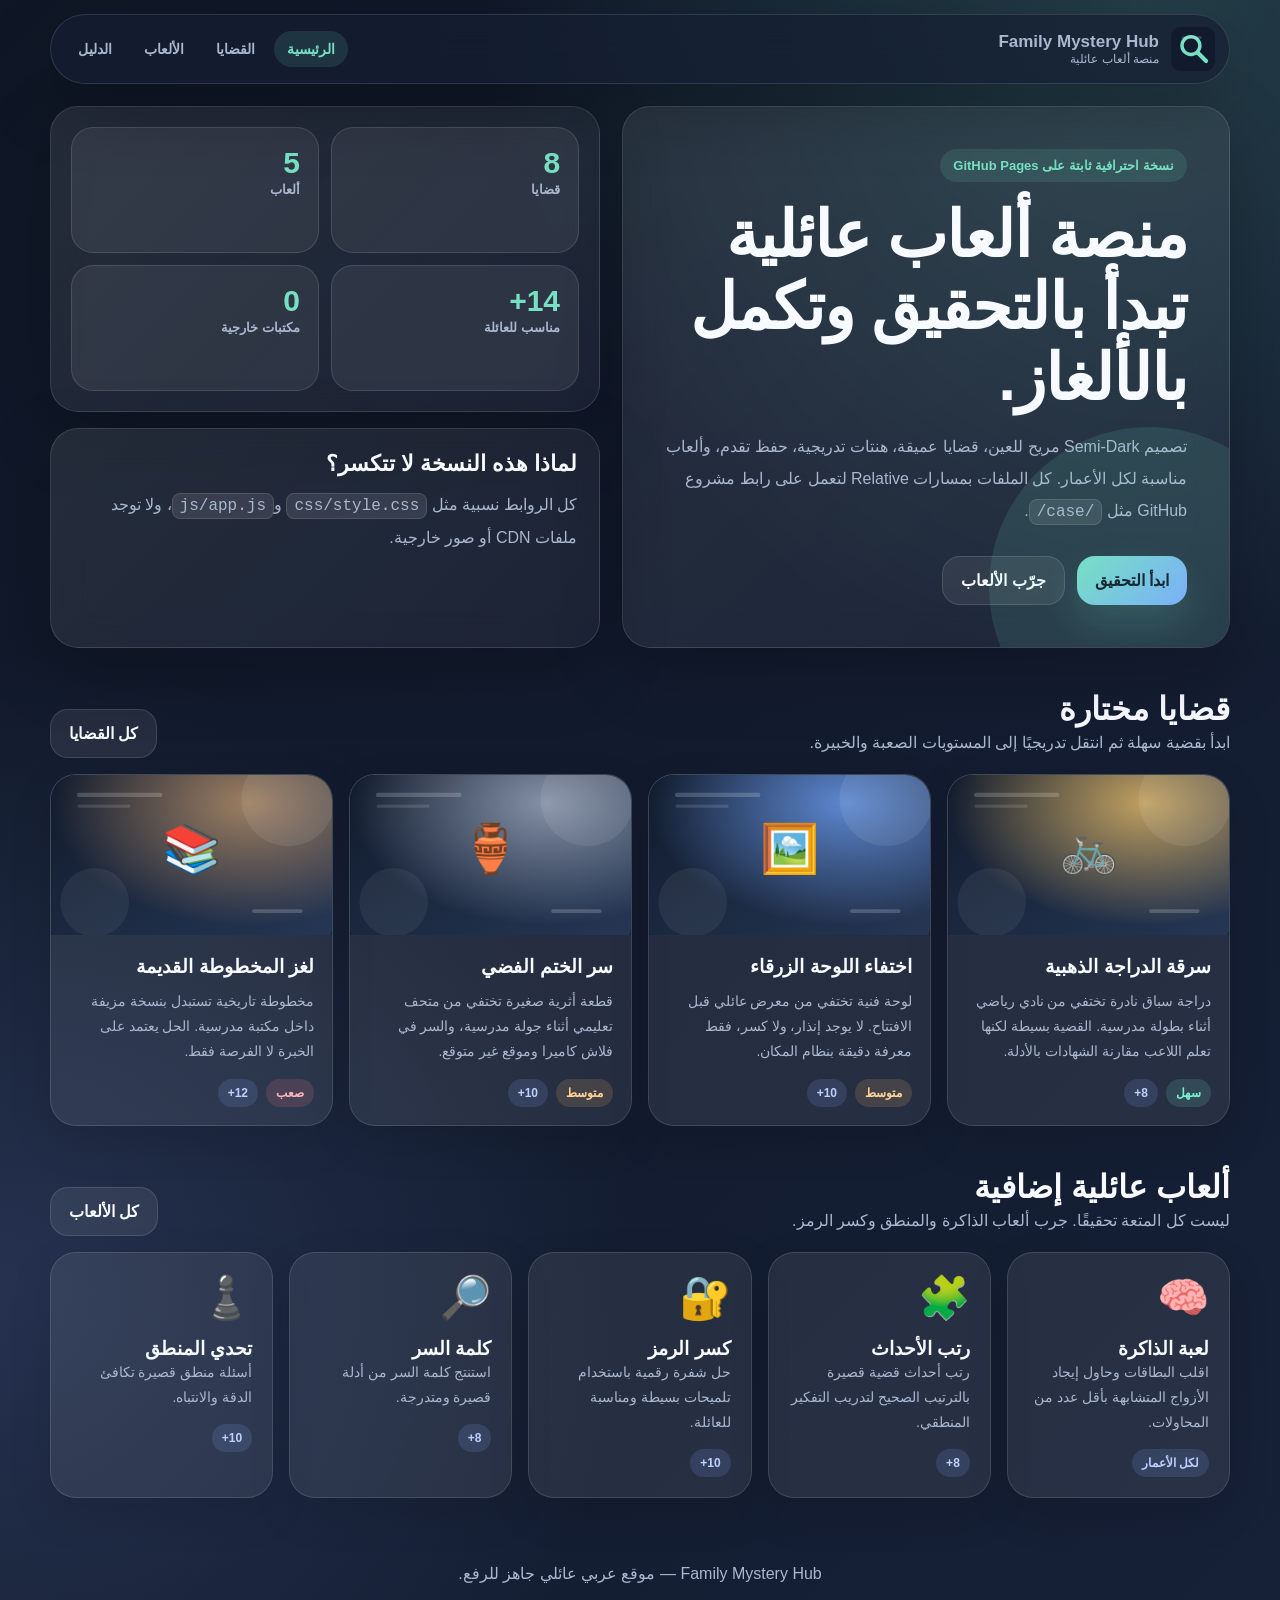
<file: index.html>
<!DOCTYPE html><html lang="ar" dir="rtl"><head><meta charset="UTF-8">
  <meta name="viewport" content="width=device-width, initial-scale=1.0">
  <meta name="description" content="Family Mystery Hub - منصة ألعاب عائلية وتحقيقات عربية.">
  <style>body{font-family:"Segoe UI",Tahoma,Arial,sans-serif;background:#101827;color:#f7fbff}main{display:block}.container{width:min(1180px,calc(100% - 32px));margin:auto}</style>
  <link rel="icon" href="assets/favicon.svg" type="image/svg+xml">
  <link rel="stylesheet" href="css/style.css"><title>Family Mystery Hub | منصة ألعاب عائلية</title></head><body data-page="home">
<nav class="navbar">
  <a class="brand" href="index.html"><img src="assets/favicon.svg" alt="logo"><span><b>Family Mystery Hub</b><span>منصة ألعاب عائلية</span></span></a>
  <button class="mobile-toggle" id="mobileToggle">القائمة</button>
  <div class="navlinks" id="navlinks">
    <a data-nav="home" href="index.html">الرئيسية</a>
    <a data-nav="cases" href="cases.html">القضايا</a>
    <a data-nav="games" href="games.html">الألعاب</a>
    <a data-nav="guide" href="guide.html">الدليل</a>
  </div>
</nav>
<main class="container">
<section class="hero"><div class="hero-card"><span class="eyebrow">نسخة احترافية ثابتة على GitHub Pages</span><h1>منصة ألعاب عائلية تبدأ بالتحقيق وتكمل بالألغاز.</h1><p class="lead">تصميم Semi-Dark مريح للعين، قضايا عميقة، هنتات تدريجية، حفظ تقدم، وألعاب مناسبة لكل الأعمار. كل الملفات بمسارات Relative لتعمل على رابط مشروع GitHub مثل <span class="kbd">/case/</span>.</p><div class="actions"><a class="btn btn-primary" href="cases.html">ابدأ التحقيق</a><a class="btn btn-soft" href="games.html">جرّب الألعاب</a></div></div><aside class="hero-side"><div class="glass stats"><div class="stat"><b>8</b><span>قضايا</span></div><div class="stat"><b>5</b><span>ألعاب</span></div><div class="stat"><b>14+</b><span>مناسب للعائلة</span></div><div class="stat"><b>0</b><span>مكتبات خارجية</span></div></div><div class="glass spotlight"><h3>لماذا هذه النسخة لا تتكسر؟</h3><p class="lead">كل الروابط نسبية مثل <span class="kbd">css/style.css</span> و<span class="kbd">js/app.js</span>، ولا توجد ملفات CDN أو صور خارجية.</p></div></aside></section>
<div class="section-head"><div><h2>قضايا مختارة</h2><p>ابدأ بقضية سهلة ثم انتقل تدريجيًا إلى المستويات الصعبة والخبيرة.</p></div><a class="btn btn-soft" href="cases.html">كل القضايا</a></div><section class="grid case-grid" id="featuredCases"></section>
<div class="section-head"><div><h2>ألعاب عائلية إضافية</h2><p>ليست كل المتعة تحقيقًا. جرب ألعاب الذاكرة والمنطق وكسر الرمز.</p></div><a class="btn btn-soft" href="games.html">كل الألعاب</a></div><section class="grid game-grid" id="featuredGames"></section>
</main><footer class="footer container">Family Mystery Hub — موقع عربي عائلي جاهز للرفع.</footer><div class="toast" id="toast"></div>
<script src="js/data.js"></script>
<script src="js/app.js"></script></body></html>
</file>
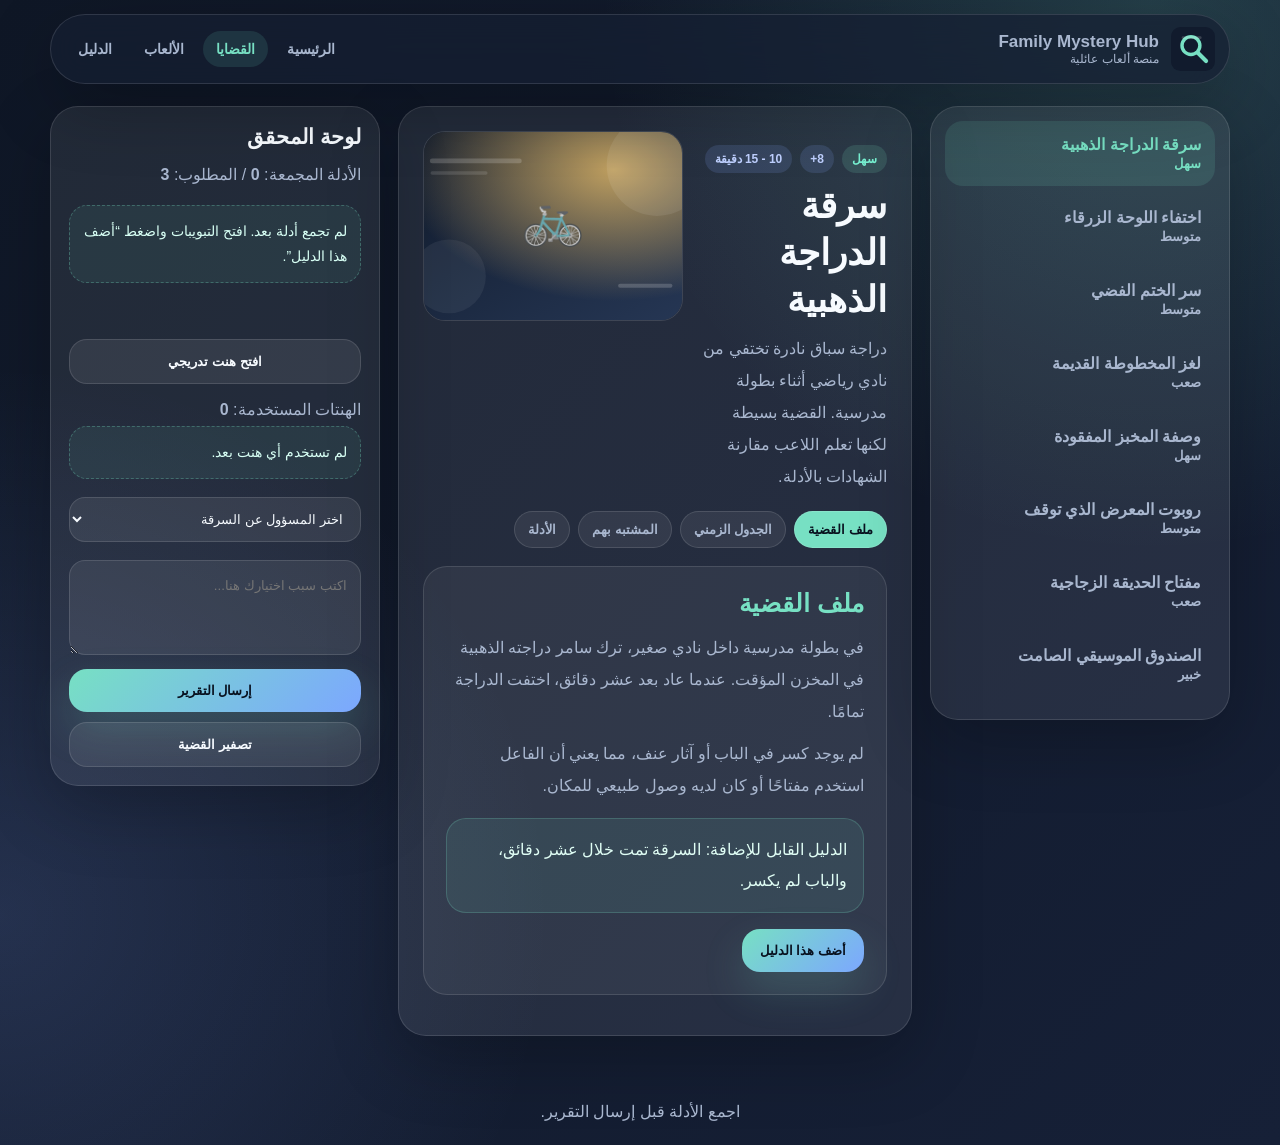
<file: case.html>
<!DOCTYPE html><html lang="ar" dir="rtl"><head><meta charset="UTF-8">
  <meta name="viewport" content="width=device-width, initial-scale=1.0">
  <meta name="description" content="Family Mystery Hub - منصة ألعاب عائلية وتحقيقات عربية.">
  <style>body{font-family:"Segoe UI",Tahoma,Arial,sans-serif;background:#101827;color:#f7fbff}main{display:block}.container{width:min(1180px,calc(100% - 32px));margin:auto}</style>
  <link rel="icon" href="assets/favicon.svg" type="image/svg+xml">
  <link rel="stylesheet" href="css/style.css"><title>القضية | Family Mystery Hub</title></head><body data-page="cases">
<nav class="navbar">
  <a class="brand" href="index.html"><img src="assets/favicon.svg" alt="logo"><span><b>Family Mystery Hub</b><span>منصة ألعاب عائلية</span></span></a>
  <button class="mobile-toggle" id="mobileToggle">القائمة</button>
  <div class="navlinks" id="navlinks">
    <a data-nav="home" href="index.html">الرئيسية</a>
    <a data-nav="cases" href="cases.html">القضايا</a>
    <a data-nav="games" href="games.html">الألعاب</a>
    <a data-nav="guide" href="guide.html">الدليل</a>
  </div>
</nav><main class="container"><section class="case-layout"><aside class="case-nav" id="caseNav"></aside><article class="case-reader"><div class="case-hero"><div><div id="caseMeta" class="tags"></div><h1 id="caseTitle">القضية</h1><p class="lead" id="caseSummary"></p></div><img id="caseCover" src="assets/covers/golden-bike.svg" alt="cover"></div><div class="tabs" id="tabs"></div><div id="caseContent"></div></article><aside class="solve-panel"><h3>لوحة المحقق</h3><p class="lead">الأدلة المجمعة: <b id="evidenceCount">0</b> / المطلوب: <b id="minEvidence">3</b></p><div class="board" id="board"></div><button class="btn btn-soft" id="hintBtn" style="width:100%">افتح هنت تدريجي</button><p class="lead" style="margin-top:10px">الهنتات المستخدمة: <b id="hintCount">0</b></p><div class="hint-box show" id="hintBox"></div><select id="answerSelect"></select><textarea id="notes" placeholder="اكتب سبب اختيارك هنا..."></textarea><button class="btn btn-primary" id="solveBtn" style="width:100%">إرسال التقرير</button><button class="btn btn-soft" id="resetCase" style="width:100%;margin-top:10px">تصفير القضية</button><div class="result" id="result"></div></aside></section></main><footer class="footer container">اجمع الأدلة قبل إرسال التقرير.</footer><div class="toast" id="toast"></div>
<script src="js/data.js"></script>
<script src="js/app.js"></script></body></html>
</file>
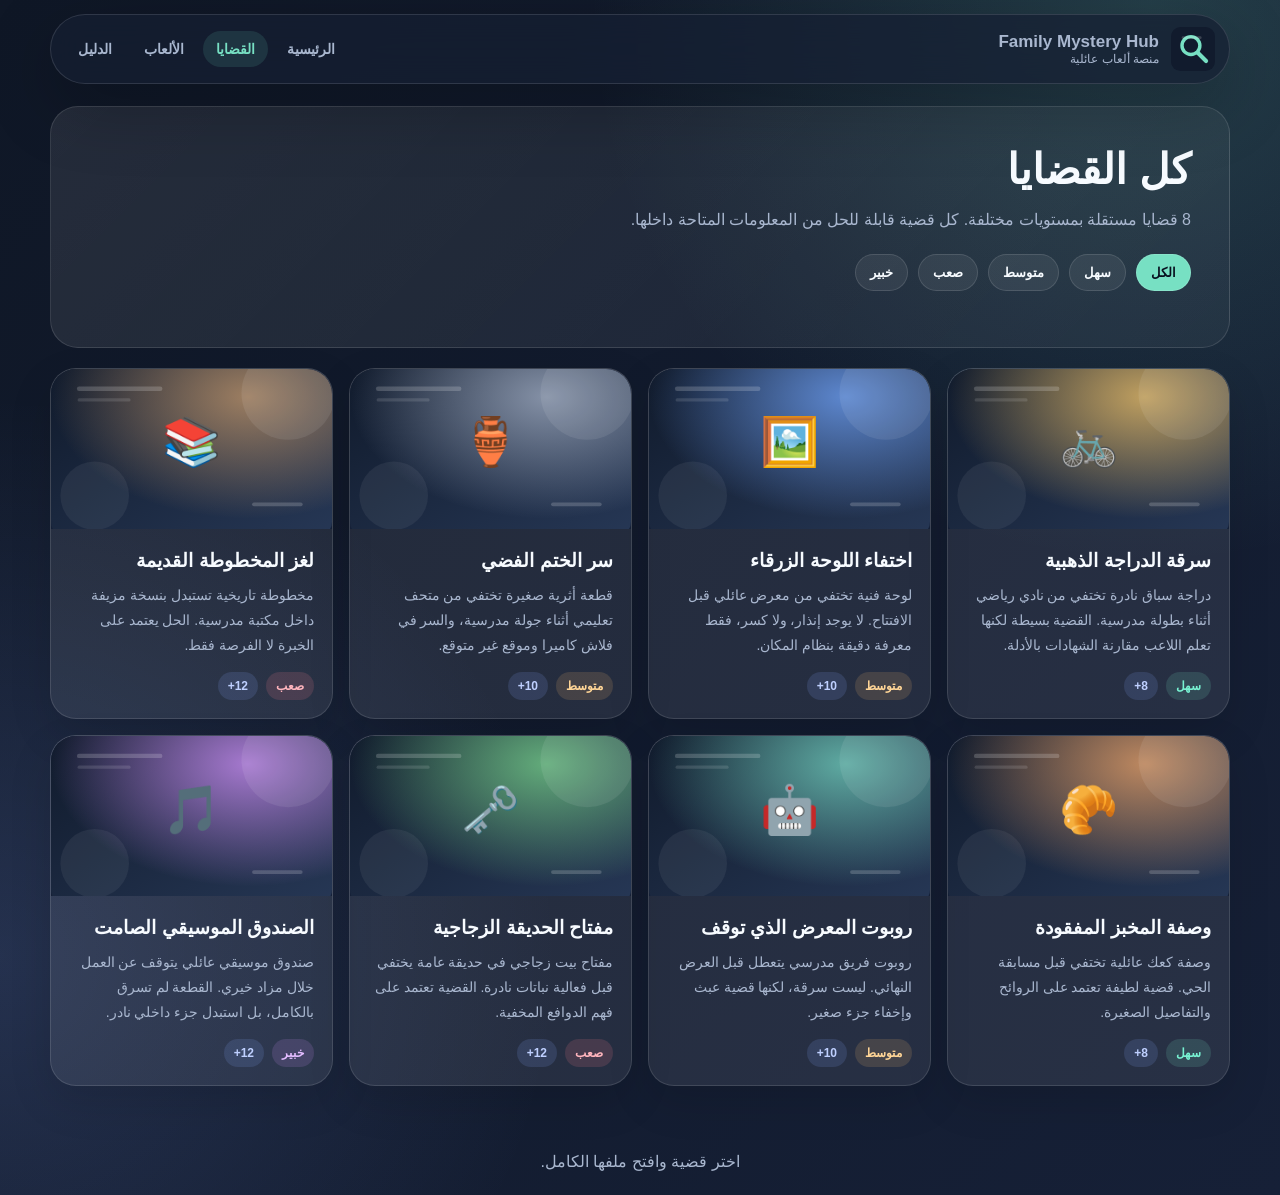
<file: cases.html>
<!DOCTYPE html><html lang="ar" dir="rtl"><head><meta charset="UTF-8">
  <meta name="viewport" content="width=device-width, initial-scale=1.0">
  <meta name="description" content="Family Mystery Hub - منصة ألعاب عائلية وتحقيقات عربية.">
  <style>body{font-family:"Segoe UI",Tahoma,Arial,sans-serif;background:#101827;color:#f7fbff}main{display:block}.container{width:min(1180px,calc(100% - 32px));margin:auto}</style>
  <link rel="icon" href="assets/favicon.svg" type="image/svg+xml">
  <link rel="stylesheet" href="css/style.css"><title>القضايا | Family Mystery Hub</title></head><body data-page="cases">
<nav class="navbar">
  <a class="brand" href="index.html"><img src="assets/favicon.svg" alt="logo"><span><b>Family Mystery Hub</b><span>منصة ألعاب عائلية</span></span></a>
  <button class="mobile-toggle" id="mobileToggle">القائمة</button>
  <div class="navlinks" id="navlinks">
    <a data-nav="home" href="index.html">الرئيسية</a>
    <a data-nav="cases" href="cases.html">القضايا</a>
    <a data-nav="games" href="games.html">الألعاب</a>
    <a data-nav="guide" href="guide.html">الدليل</a>
  </div>
</nav><main class="container"><section class="page-title"><h1>كل القضايا</h1><p class="lead">8 قضايا مستقلة بمستويات مختلفة. كل قضية قابلة للحل من المعلومات المتاحة داخلها.</p><div class="filters"><button class="filter active" data-filter="all">الكل</button><button class="filter" data-filter="سهل">سهل</button><button class="filter" data-filter="متوسط">متوسط</button><button class="filter" data-filter="صعب">صعب</button><button class="filter" data-filter="خبير">خبير</button></div></section><section class="grid case-grid" id="casesGrid"></section></main><footer class="footer container">اختر قضية وافتح ملفها الكامل.</footer><div class="toast" id="toast"></div>
<script src="js/data.js"></script>
<script src="js/app.js"></script></body></html>
</file>
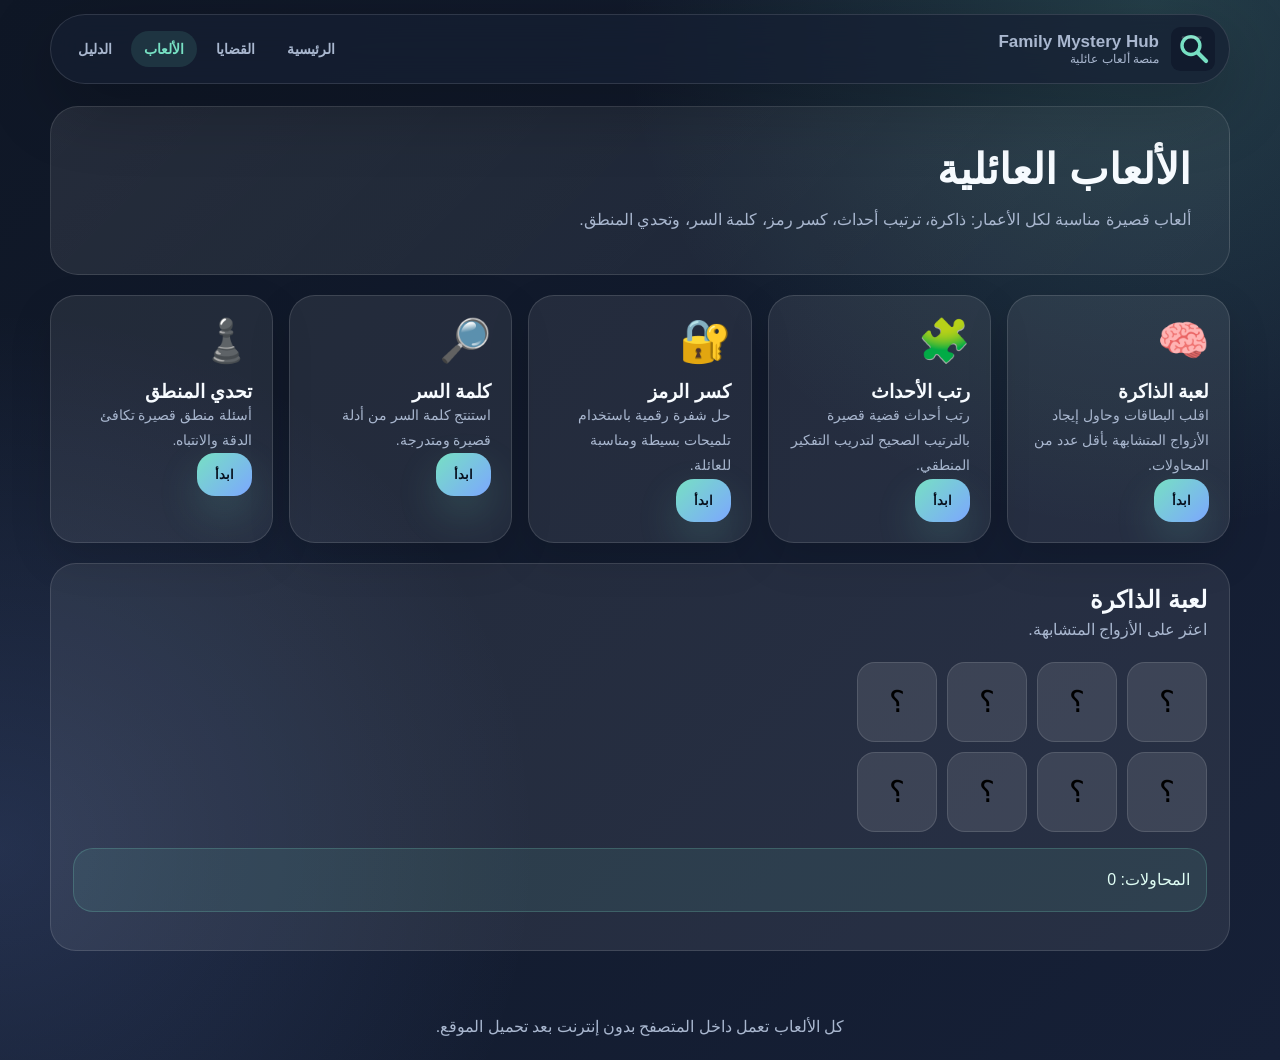
<file: games.html>
<!DOCTYPE html><html lang="ar" dir="rtl"><head><meta charset="UTF-8">
  <meta name="viewport" content="width=device-width, initial-scale=1.0">
  <meta name="description" content="Family Mystery Hub - منصة ألعاب عائلية وتحقيقات عربية.">
  <style>body{font-family:"Segoe UI",Tahoma,Arial,sans-serif;background:#101827;color:#f7fbff}main{display:block}.container{width:min(1180px,calc(100% - 32px));margin:auto}</style>
  <link rel="icon" href="assets/favicon.svg" type="image/svg+xml">
  <link rel="stylesheet" href="css/style.css"><title>الألعاب | Family Mystery Hub</title></head><body data-page="games">
<nav class="navbar">
  <a class="brand" href="index.html"><img src="assets/favicon.svg" alt="logo"><span><b>Family Mystery Hub</b><span>منصة ألعاب عائلية</span></span></a>
  <button class="mobile-toggle" id="mobileToggle">القائمة</button>
  <div class="navlinks" id="navlinks">
    <a data-nav="home" href="index.html">الرئيسية</a>
    <a data-nav="cases" href="cases.html">القضايا</a>
    <a data-nav="games" href="games.html">الألعاب</a>
    <a data-nav="guide" href="guide.html">الدليل</a>
  </div>
</nav><main class="container"><section class="page-title"><h1>الألعاب العائلية</h1><p class="lead">ألعاب قصيرة مناسبة لكل الأعمار: ذاكرة، ترتيب أحداث، كسر رمز، كلمة السر، وتحدي المنطق.</p></section><section class="grid game-grid" id="gamesGrid"></section><section class="game-area" id="gameArea"></section></main><footer class="footer container">كل الألعاب تعمل داخل المتصفح بدون إنترنت بعد تحميل الموقع.</footer><div class="toast" id="toast"></div>
<script src="js/data.js"></script>
<script src="js/app.js"></script></body></html>
</file>
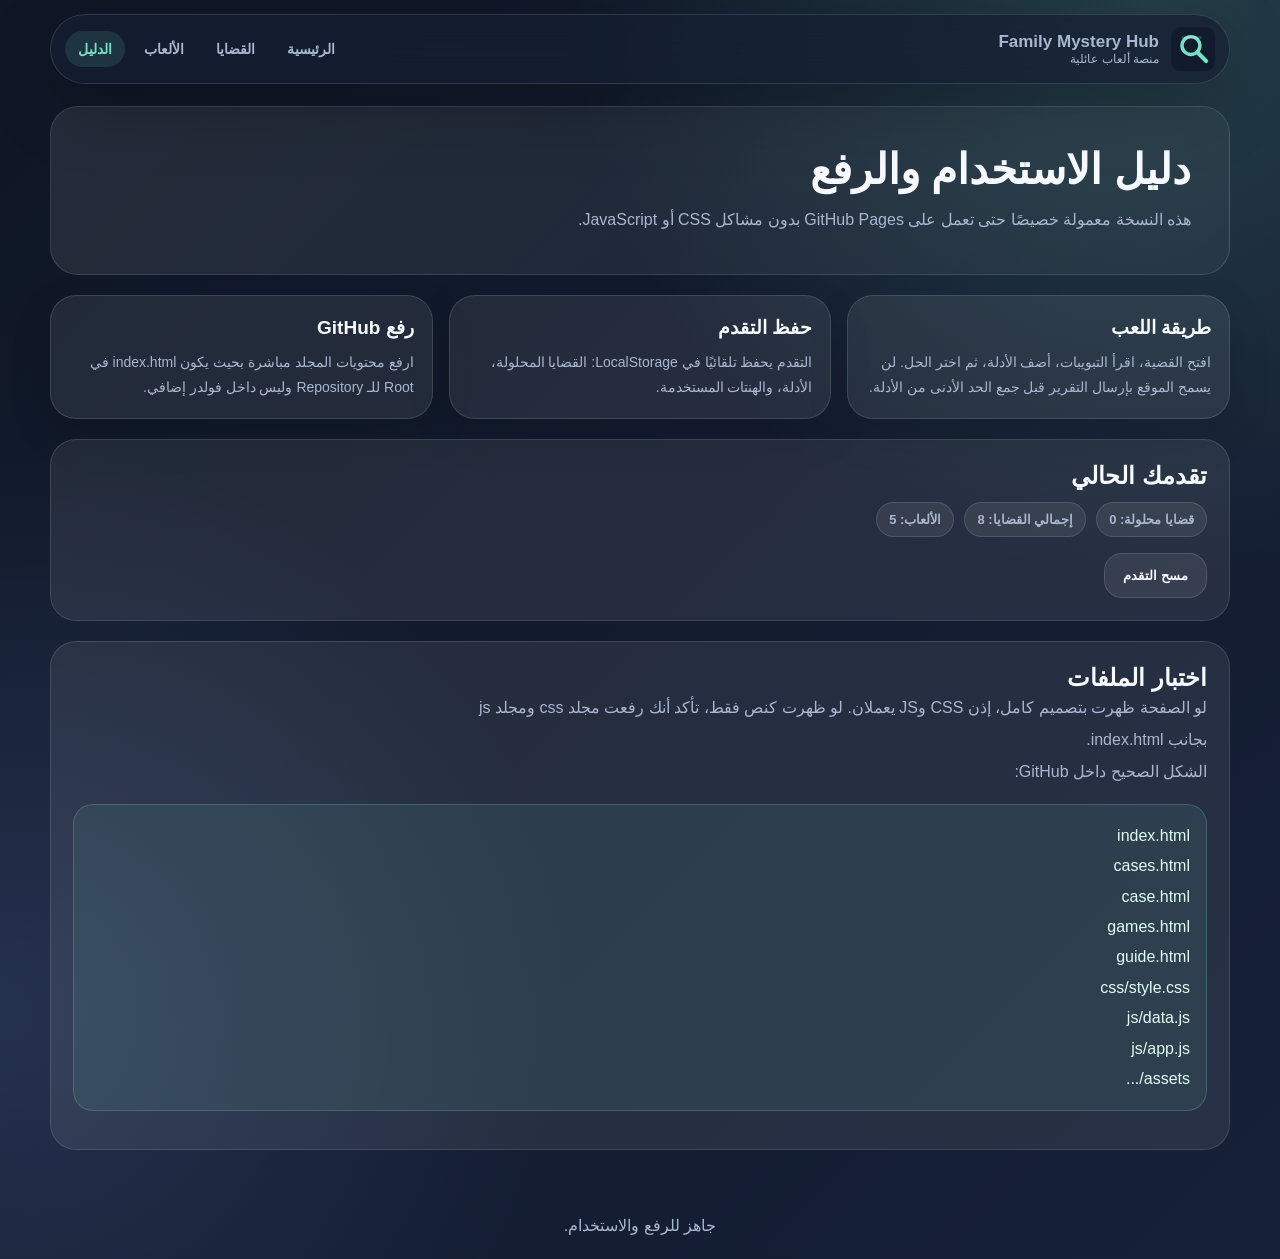
<file: guide.html>
<!DOCTYPE html><html lang="ar" dir="rtl"><head><meta charset="UTF-8">
  <meta name="viewport" content="width=device-width, initial-scale=1.0">
  <meta name="description" content="Family Mystery Hub - منصة ألعاب عائلية وتحقيقات عربية.">
  <style>body{font-family:"Segoe UI",Tahoma,Arial,sans-serif;background:#101827;color:#f7fbff}main{display:block}.container{width:min(1180px,calc(100% - 32px));margin:auto}</style>
  <link rel="icon" href="assets/favicon.svg" type="image/svg+xml">
  <link rel="stylesheet" href="css/style.css"><title>الدليل | Family Mystery Hub</title></head><body data-page="guide">
<nav class="navbar">
  <a class="brand" href="index.html"><img src="assets/favicon.svg" alt="logo"><span><b>Family Mystery Hub</b><span>منصة ألعاب عائلية</span></span></a>
  <button class="mobile-toggle" id="mobileToggle">القائمة</button>
  <div class="navlinks" id="navlinks">
    <a data-nav="home" href="index.html">الرئيسية</a>
    <a data-nav="cases" href="cases.html">القضايا</a>
    <a data-nav="games" href="games.html">الألعاب</a>
    <a data-nav="guide" href="guide.html">الدليل</a>
  </div>
</nav><main class="container"><section class="page-title"><h1>دليل الاستخدام والرفع</h1><p class="lead">هذه النسخة معمولة خصيصًا حتى تعمل على GitHub Pages بدون مشاكل CSS أو JavaScript.</p></section><section class="grid" style="grid-template-columns:repeat(3,minmax(0,1fr))"><div class="info-card case-content"><h3>طريقة اللعب</h3><p>افتح القضية، اقرأ التبويبات، أضف الأدلة، ثم اختر الحل. لن يسمح الموقع بإرسال التقرير قبل جمع الحد الأدنى من الأدلة.</p></div><div class="info-card case-content"><h3>حفظ التقدم</h3><p>التقدم يحفظ تلقائيًا في LocalStorage: القضايا المحلولة، الأدلة، والهنتات المستخدمة.</p></div><div class="info-card case-content"><h3>رفع GitHub</h3><p>ارفع محتويات المجلد مباشرة بحيث يكون index.html في Root للـ Repository وليس داخل فولدر إضافي.</p></div></section><section class="game-area"><h2>تقدمك الحالي</h2><div class="progress-row" id="progressSummary"></div><button class="btn btn-soft" id="clearProgress" style="margin-top:16px">مسح التقدم</button></section><section class="game-area"><h2>اختبار الملفات</h2><p class="lead">لو الصفحة ظهرت بتصميم كامل، إذن CSS وJS يعملان. لو ظهرت كنص فقط، تأكد أنك رفعت مجلد css ومجلد js بجانب index.html.</p><p class="lead">الشكل الصحيح داخل GitHub:</p><div class="quote">index.html<br>cases.html<br>case.html<br>games.html<br>guide.html<br>css/style.css<br>js/data.js<br>js/app.js<br>assets/...</div></section></main><footer class="footer container">جاهز للرفع والاستخدام.</footer><div class="toast" id="toast"></div>
<script src="js/data.js"></script>
<script src="js/app.js"></script></body></html>
</file>
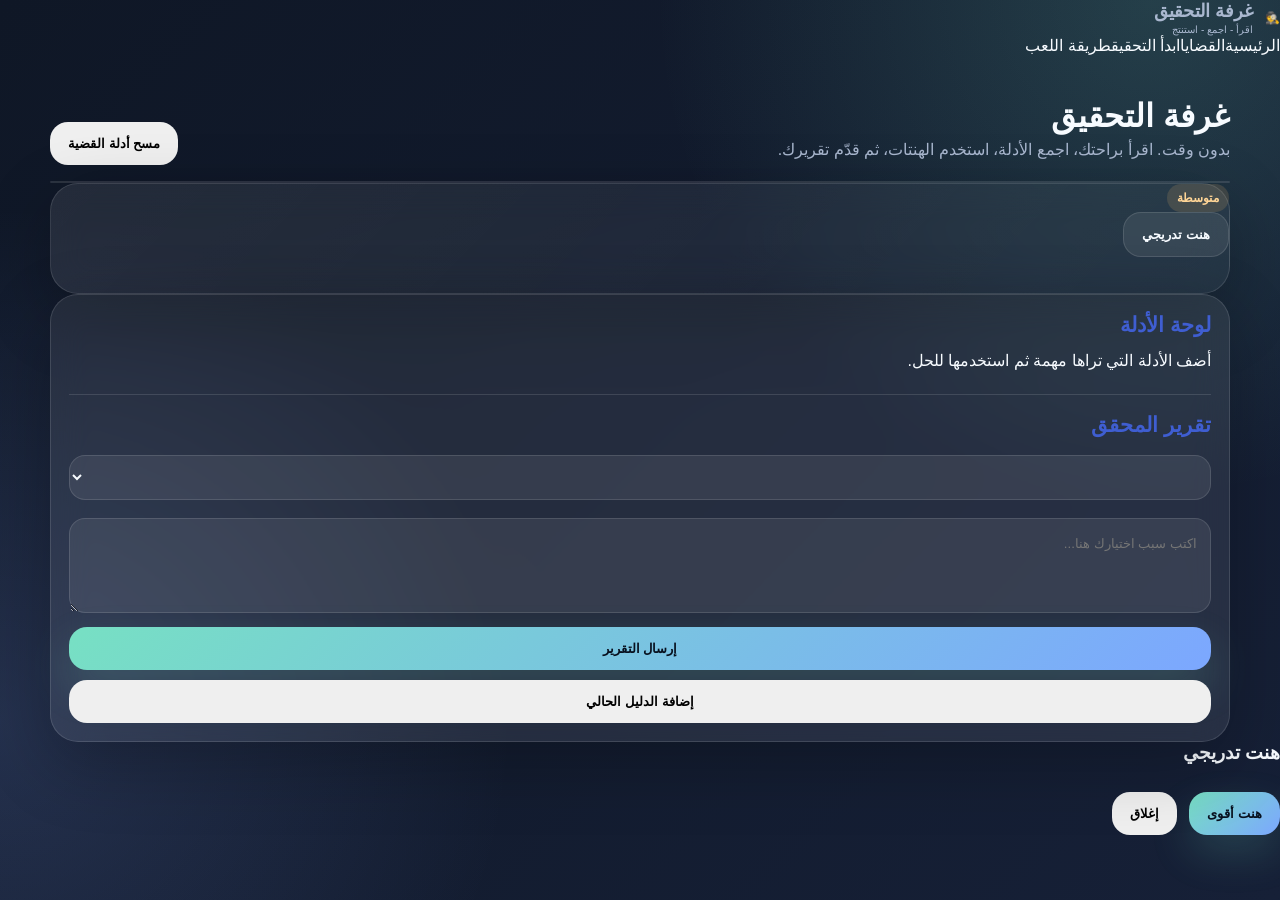
<file: play.html>
<!DOCTYPE html>
<html lang="ar" dir="rtl">
<head>
  <meta charset="UTF-8"><meta name="viewport" content="width=device-width, initial-scale=1.0">
  <title>غرفة التحقيق | ملفات التحري العائلية</title><link rel="stylesheet" href="css/style.css">
</head>
<body>
  <nav class="nav"><a class="brand" href="index.html"><span class="brand-icon">🕵️</span><span><h1>غرفة التحقيق</h1><small>اقرأ - اجمع - استنتج</small></span></a><div class="nav-links"><a href="index.html">الرئيسية</a><a href="cases.html">القضايا</a><a class="active" href="play.html">ابدأ التحقيق</a><a href="guide.html">طريقة اللعب</a></div></nav>
  <main class="container">
    <div class="section-head"><div><h2>غرفة التحقيق</h2><p class="muted">بدون وقت. اقرأ براحتك، اجمع الأدلة، استخدم الهنتات، ثم قدّم تقريرك.</p></div><button class="btn btn-white" onclick="clearBoard()">مسح أدلة القضية</button></div>
    <section class="play-layout">
      <aside class="panel side-menu" id="caseMenu"></aside>
      <section class="panel reader">
        <div class="case-top"><div><span id="caseBadge" class="tag medium">متوسطة</span><h2 id="caseTitle"></h2><p class="muted" id="caseSummary"></p></div><button class="btn btn-soft" onclick="openHint()">هنت تدريجي</button></div>
        <div class="tabs" id="tabs"></div><div id="readerContent"></div>
      </section>
      <aside class="panel solve-panel">
        <h3 style="color:#3f5ed1;margin-bottom:10px">لوحة الأدلة</h3><p class="muted" style="line-height:1.8;margin-bottom:14px">أضف الأدلة التي تراها مهمة ثم استخدمها للحل.</p>
        <div id="board"></div>
        <hr style="border:0;border-top:1px solid var(--line);margin:18px 0">
        <h3 style="color:#3f5ed1;margin-bottom:10px">تقرير المحقق</h3>
        <select id="answerSelect"></select><textarea id="detectiveNotes" placeholder="اكتب سبب اختيارك هنا..."></textarea>
        <button class="btn btn-primary" style="width:100%" onclick="solveCase()">إرسال التقرير</button>
        <button class="btn btn-white" style="width:100%;margin-top:10px" onclick="addCurrentEvidence()">إضافة الدليل الحالي</button>
        <div class="result" id="result"></div>
      </aside>
    </section>
  </main>
  <div class="modal" id="hintModal" onclick="closeHint(event)"><div class="modal-card card"><h3>هنت تدريجي</h3><p id="hintText"></p><div class="actions"><button class="btn btn-primary" onclick="nextHint(event)">هنت أقوى</button><button class="btn btn-white" onclick="closeHint()">إغلاق</button></div></div></div>
  <div class="toast" id="toast"></div>
  <script src="data/cases.js"></script><script src="js/app.js"></script>
</body>
</html>
</file>
<file: css/style.css>
:root{
  --bg:#0f1726;--bg2:#162037;--panel:#1b2740;--panel2:#22304d;--card:#f7f8fc;--card2:#eef3fb;--text:#f7fbff;--ink:#152136;--muted:#a9b7cf;--muted2:#607089;--line:rgba(255,255,255,.12);--line2:#dbe4f2;--primary:#77e0c3;--blue:#88a8ff;--orange:#f4bc6d;--red:#ff7d8c;--shadow:0 22px 70px rgba(0,0,0,.24);--radius:28px;--radius2:20px;--container:1180px
}
*{box-sizing:border-box;margin:0;padding:0}html{scroll-behavior:smooth}body{min-height:100vh;font-family:"Segoe UI",Tahoma,Arial,sans-serif;color:var(--text);background:radial-gradient(circle at 90% 0,rgba(119,224,195,.18),transparent 34%),radial-gradient(circle at 0 80%,rgba(136,168,255,.16),transparent 35%),linear-gradient(135deg,var(--bg),var(--bg2));overflow-x:hidden}body.light-page{background:linear-gradient(135deg,#eef4ff,#f7fbff);color:var(--ink)}a{text-decoration:none;color:inherit}button,input,select,textarea{font-family:inherit}.container{width:min(var(--container),calc(100% - 32px));margin:auto}.navbar{position:sticky;top:14px;z-index:30;margin:14px auto 22px;width:min(var(--container),calc(100% - 32px));display:flex;align-items:center;justify-content:space-between;gap:16px;padding:12px 14px;border:1px solid var(--line);background:rgba(21,31,51,.72);backdrop-filter:blur(18px);border-radius:999px;box-shadow:var(--shadow)}body.light-page .navbar{background:rgba(255,255,255,.78);border-color:rgba(120,140,180,.2)}.brand{display:flex;align-items:center;gap:12px}.brand img{width:44px;height:44px}.brand b{display:block;font-size:17px}.brand span{display:block;color:var(--muted);font-size:12px}.navlinks{display:flex;align-items:center;gap:6px;flex-wrap:wrap}.navlinks a{padding:10px 13px;border-radius:999px;color:var(--muted);font-weight:800;font-size:14px}.navlinks a:hover,.navlinks a.active{background:rgba(119,224,195,.12);color:var(--primary)}.mobile-toggle{display:none;border:0;background:rgba(255,255,255,.09);color:var(--text);padding:10px 12px;border-radius:14px}.hero{display:grid;grid-template-columns:1.05fr .95fr;gap:22px;align-items:stretch}.hero-card,.glass,.panel{background:linear-gradient(135deg,rgba(255,255,255,.09),rgba(255,255,255,.045));border:1px solid var(--line);border-radius:var(--radius);box-shadow:var(--shadow);backdrop-filter:blur(18px)}.hero-card{padding:42px;position:relative;overflow:hidden}.hero-card:before{content:"";position:absolute;inset:auto -80px -100px auto;width:320px;height:320px;border-radius:50%;background:rgba(119,224,195,.12)}.eyebrow{display:inline-flex;gap:8px;align-items:center;padding:9px 13px;border-radius:999px;background:rgba(119,224,195,.12);color:var(--primary);font-weight:900;font-size:13px;margin-bottom:18px}.hero h1{font-size:clamp(34px,6vw,64px);line-height:1.12;margin-bottom:16px;letter-spacing:-1px}.lead{color:var(--muted);line-height:2;font-size:16px;max-width:760px}.actions{display:flex;gap:12px;flex-wrap:wrap;margin-top:28px}.btn{border:0;cursor:pointer;border-radius:18px;padding:14px 18px;font-weight:900;transition:.2s ease;display:inline-flex;align-items:center;justify-content:center;gap:8px}.btn:hover{transform:translateY(-2px);filter:brightness(1.04)}.btn-primary{background:linear-gradient(135deg,var(--primary),#7ca7ff);color:#08111f;box-shadow:0 18px 42px rgba(119,224,195,.18)}.btn-soft{background:rgba(255,255,255,.08);color:var(--text);border:1px solid var(--line)}.btn-light{background:#fff;color:var(--ink);border:1px solid var(--line2)}.hero-side{display:grid;gap:16px}.stats{display:grid;grid-template-columns:repeat(2,1fr);gap:12px;padding:20px}.stat{background:rgba(255,255,255,.07);border:1px solid var(--line);border-radius:22px;padding:18px}.stat b{font-size:30px;color:var(--primary);display:block}.stat span{color:var(--muted);font-weight:800;font-size:13px}.spotlight{padding:22px}.spotlight h3{font-size:22px;margin-bottom:12px}.section-head{display:flex;align-items:end;justify-content:space-between;gap:16px;margin:42px 0 16px}.section-head h2{font-size:32px}.section-head p{color:var(--muted);line-height:1.9;max-width:620px}.grid{display:grid;gap:16px}.case-grid{grid-template-columns:repeat(4,minmax(0,1fr))}.game-grid{grid-template-columns:repeat(5,minmax(0,1fr))}.case-card,.game-card,.info-card{background:rgba(255,255,255,.08);border:1px solid var(--line);border-radius:26px;overflow:hidden;transition:.22s ease;box-shadow:0 16px 44px rgba(0,0,0,.12)}body.light-page .case-card,body.light-page .game-card,body.light-page .info-card{background:#fff;border-color:var(--line2);box-shadow:0 14px 44px rgba(67,88,124,.09)}.case-card:hover,.game-card:hover{transform:translateY(-6px);border-color:rgba(119,224,195,.36)}.case-cover{height:160px;background:#152037;position:relative;overflow:hidden}.case-cover img{width:100%;height:100%;object-fit:cover;display:block}.case-content{padding:18px}.case-content h3{font-size:19px;line-height:1.45;margin-bottom:8px}.case-content p,.info-card p,.game-card p{color:var(--muted);line-height:1.8;font-size:14px}.tags{display:flex;gap:8px;flex-wrap:wrap;margin-top:14px}.tag{display:inline-flex;align-items:center;gap:6px;border-radius:999px;padding:7px 10px;font-weight:900;font-size:12px}.tag.easy{background:rgba(119,224,195,.15);color:#78f2d2}.tag.medium{background:rgba(244,188,109,.15);color:#ffd596}.tag.hard{background:rgba(255,125,140,.15);color:#ffb5bd}.tag.expert{background:rgba(212,148,255,.15);color:#e3bcff}.tag.family{background:rgba(136,168,255,.15);color:#bfd0ff}body.light-page .tag.easy{color:#237d69}body.light-page .tag.medium{color:#a86d15}body.light-page .tag.hard{color:#a24c58}body.light-page .tag.expert{color:#7a4bb0}body.light-page .tag.family{color:#526bd2}.page-title{padding:38px;border-radius:var(--radius);background:linear-gradient(135deg,rgba(255,255,255,.09),rgba(255,255,255,.045));border:1px solid var(--line);margin-bottom:20px}.page-title h1{font-size:42px;margin-bottom:10px}.filters{display:flex;gap:10px;flex-wrap:wrap;margin:18px 0}.filter{border:1px solid var(--line);background:rgba(255,255,255,.07);color:var(--text);border-radius:999px;padding:10px 14px;font-weight:900;cursor:pointer}.filter.active,.filter:hover{background:var(--primary);color:#08111f}.case-layout{display:grid;grid-template-columns:300px 1fr 330px;gap:18px;align-items:start}.case-nav,.case-reader,.solve-panel{background:rgba(255,255,255,.08);border:1px solid var(--line);border-radius:var(--radius);box-shadow:var(--shadow)}.case-nav{padding:14px;position:sticky;top:94px}.case-nav a{display:block;padding:14px;border-radius:18px;color:var(--muted);font-weight:900;margin-bottom:8px}.case-nav a.active,.case-nav a:hover{background:rgba(119,224,195,.12);color:var(--primary)}.case-reader{padding:24px}.case-hero{display:grid;grid-template-columns:1fr 260px;gap:18px;margin-bottom:18px}.case-hero img{width:100%;height:190px;object-fit:cover;border-radius:22px;border:1px solid var(--line)}.case-hero h1{font-size:36px;line-height:1.3;margin:10px 0}.tabs{display:flex;gap:8px;flex-wrap:wrap;margin:18px 0}.tab{border:1px solid var(--line);background:rgba(255,255,255,.07);color:var(--muted);border-radius:999px;padding:10px 13px;cursor:pointer;font-weight:900}.tab.active,.tab:hover{background:var(--primary);color:#08111f}.reader-section{background:rgba(255,255,255,.055);border:1px solid var(--line);border-radius:24px;padding:22px;margin-bottom:16px}.reader-section h2{font-size:25px;margin-bottom:14px;color:var(--primary)}.reader-section p,.reader-section li{color:var(--muted);line-height:2;margin-bottom:10px}.reader-section ul{padding-right:24px}.evidence-grid{display:grid;grid-template-columns:repeat(2,minmax(0,1fr));gap:12px;margin-top:14px}.evidence-card{background:rgba(255,255,255,.07);border:1px solid var(--line);border-radius:20px;padding:15px}.evidence-card b{display:block;color:var(--text);margin-bottom:8px}.evidence-card span{color:var(--muted);line-height:1.8;font-size:14px}.quote{border:1px solid rgba(119,224,195,.22);background:rgba(119,224,195,.09);border-radius:20px;padding:16px;color:#dffdf4;line-height:1.9;margin:16px 0}.solve-panel{padding:18px;position:sticky;top:94px}.solve-panel h3{font-size:21px;margin-bottom:10px}.board{min-height:120px;margin:14px 0}.note{border:1px dashed rgba(119,224,195,.3);background:rgba(119,224,195,.08);color:#d7fff4;border-radius:18px;padding:13px;line-height:1.8;margin-bottom:10px;font-size:14px}.input,select,textarea{width:100%;border:1px solid var(--line);background:rgba(255,255,255,.08);color:var(--text);border-radius:16px;padding:13px;margin:8px 0 10px;outline:none}select option{color:#111}textarea{min-height:95px;resize:vertical;line-height:1.8}.result{display:none;border-radius:18px;padding:14px;line-height:1.9;margin-top:12px}.result.good{display:block;background:rgba(119,224,195,.13);border:1px solid rgba(119,224,195,.3);color:#dcfff5}.result.bad{display:block;background:rgba(255,125,140,.12);border:1px solid rgba(255,125,140,.28);color:#ffd7dc}.hint-box{display:none}.hint-box.show{display:block}.game-card{padding:20px;min-height:210px}.game-icon{font-size:42px;margin-bottom:16px}.game-area{margin-top:20px;background:rgba(255,255,255,.08);border:1px solid var(--line);border-radius:26px;padding:22px}.memory-grid{display:grid;grid-template-columns:repeat(4,80px);gap:10px;margin:16px 0}.mem-card{height:80px;border:1px solid var(--line);background:rgba(255,255,255,.1);border-radius:18px;display:grid;place-items:center;font-size:30px;cursor:pointer}.mem-card.open{background:var(--primary);color:#08111f}.sortable-list{display:grid;gap:10px;margin:16px 0}.sort-item{border:1px solid var(--line);background:rgba(255,255,255,.08);padding:13px;border-radius:16px;cursor:pointer}.sort-item.selected{background:rgba(119,224,195,.14);border-color:rgba(119,224,195,.35)}.footer{margin-top:42px;padding:24px 0;color:var(--muted);text-align:center}.toast{position:fixed;bottom:20px;right:50%;transform:translateX(50%) translateY(24px);opacity:0;background:#fff;color:var(--ink);border-radius:999px;padding:12px 18px;box-shadow:var(--shadow);z-index:80;font-weight:900;transition:.25s}.toast.show{opacity:1;transform:translateX(50%) translateY(0)}.critical-note{display:none}body.no-css .critical-note{display:block}.kbd{font-family:Consolas,monospace;background:rgba(255,255,255,.1);border:1px solid var(--line);padding:3px 7px;border-radius:8px}.progress-row{display:flex;gap:10px;flex-wrap:wrap;margin-top:12px}.progress-pill{background:rgba(255,255,255,.08);border:1px solid var(--line);border-radius:999px;padding:9px 12px;color:var(--muted);font-weight:800;font-size:13px}body.light-page .lead,body.light-page .section-head p,body.light-page .case-content p,body.light-page .game-card p,body.light-page .info-card p,body.light-page .reader-section p,body.light-page .reader-section li,body.light-page .evidence-card span{color:var(--muted2)}body.light-page .page-title,body.light-page .hero-card,body.light-page .glass,body.light-page .panel,body.light-page .case-nav,body.light-page .case-reader,body.light-page .solve-panel,body.light-page .reader-section,body.light-page .evidence-card,body.light-page .game-area{background:#fff;border-color:var(--line2);box-shadow:0 14px 44px rgba(67,88,124,.08)}body.light-page .filter,body.light-page .tab,body.light-page .input,body.light-page select,body.light-page textarea{background:#f7f9fe;border-color:var(--line2);color:var(--ink)}body.light-page .note{color:#226e5d}body.light-page .quote{color:#245c50}body.light-page .evidence-card b{color:var(--ink)}
@media(max-width:1100px){.hero,.case-layout,.case-hero{grid-template-columns:1fr}.case-grid{grid-template-columns:repeat(2,1fr)}.game-grid{grid-template-columns:repeat(2,1fr)}.case-nav,.solve-panel{position:static}.navbar{border-radius:26px;align-items:flex-start}.mobile-toggle{display:block}.navlinks{display:none;width:100%}.navlinks.open{display:flex}.brand{flex:1}}
@media(max-width:680px){.case-grid,.game-grid,.evidence-grid,.stats{grid-template-columns:1fr}.hero-card{padding:26px}.page-title h1{font-size:32px}.memory-grid{grid-template-columns:repeat(4,1fr)}.mem-card{height:64px}.navbar{top:8px}.brand b{font-size:15px}.brand span{font-size:11px}}
</file>
